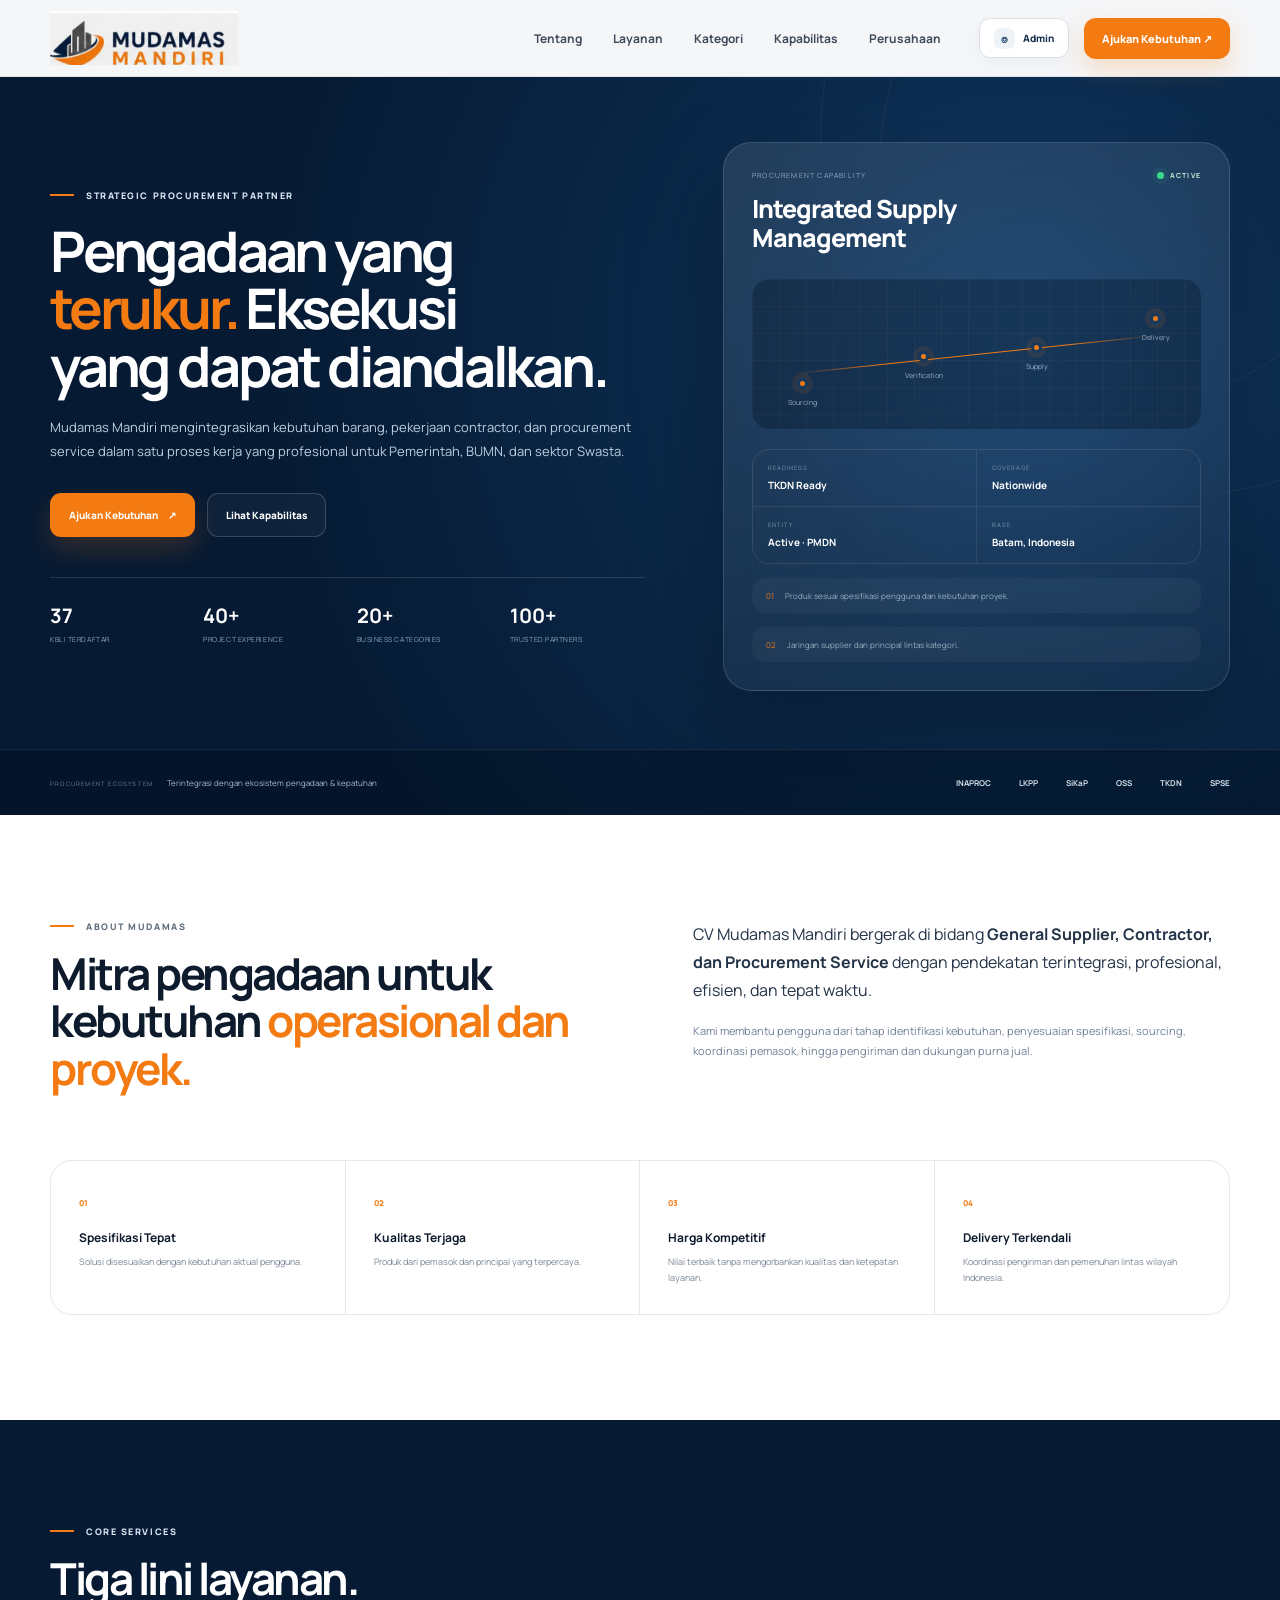
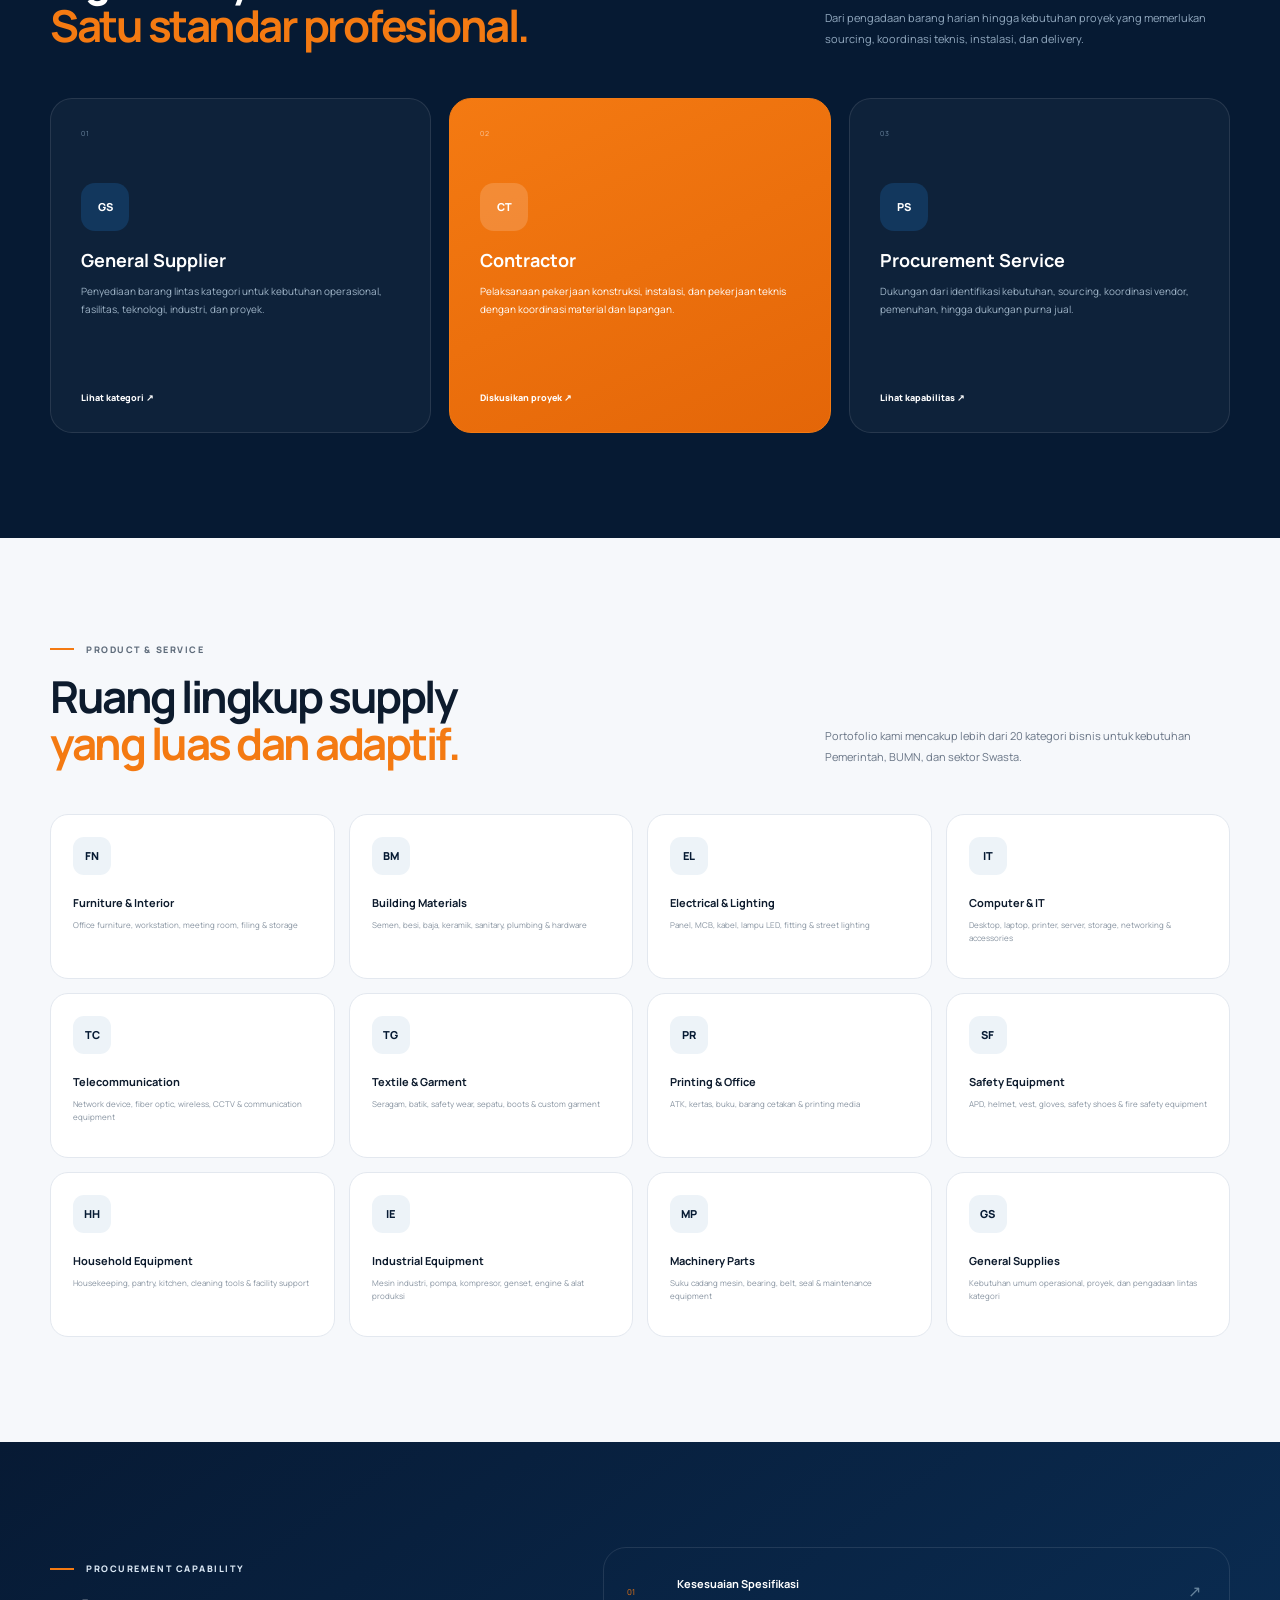
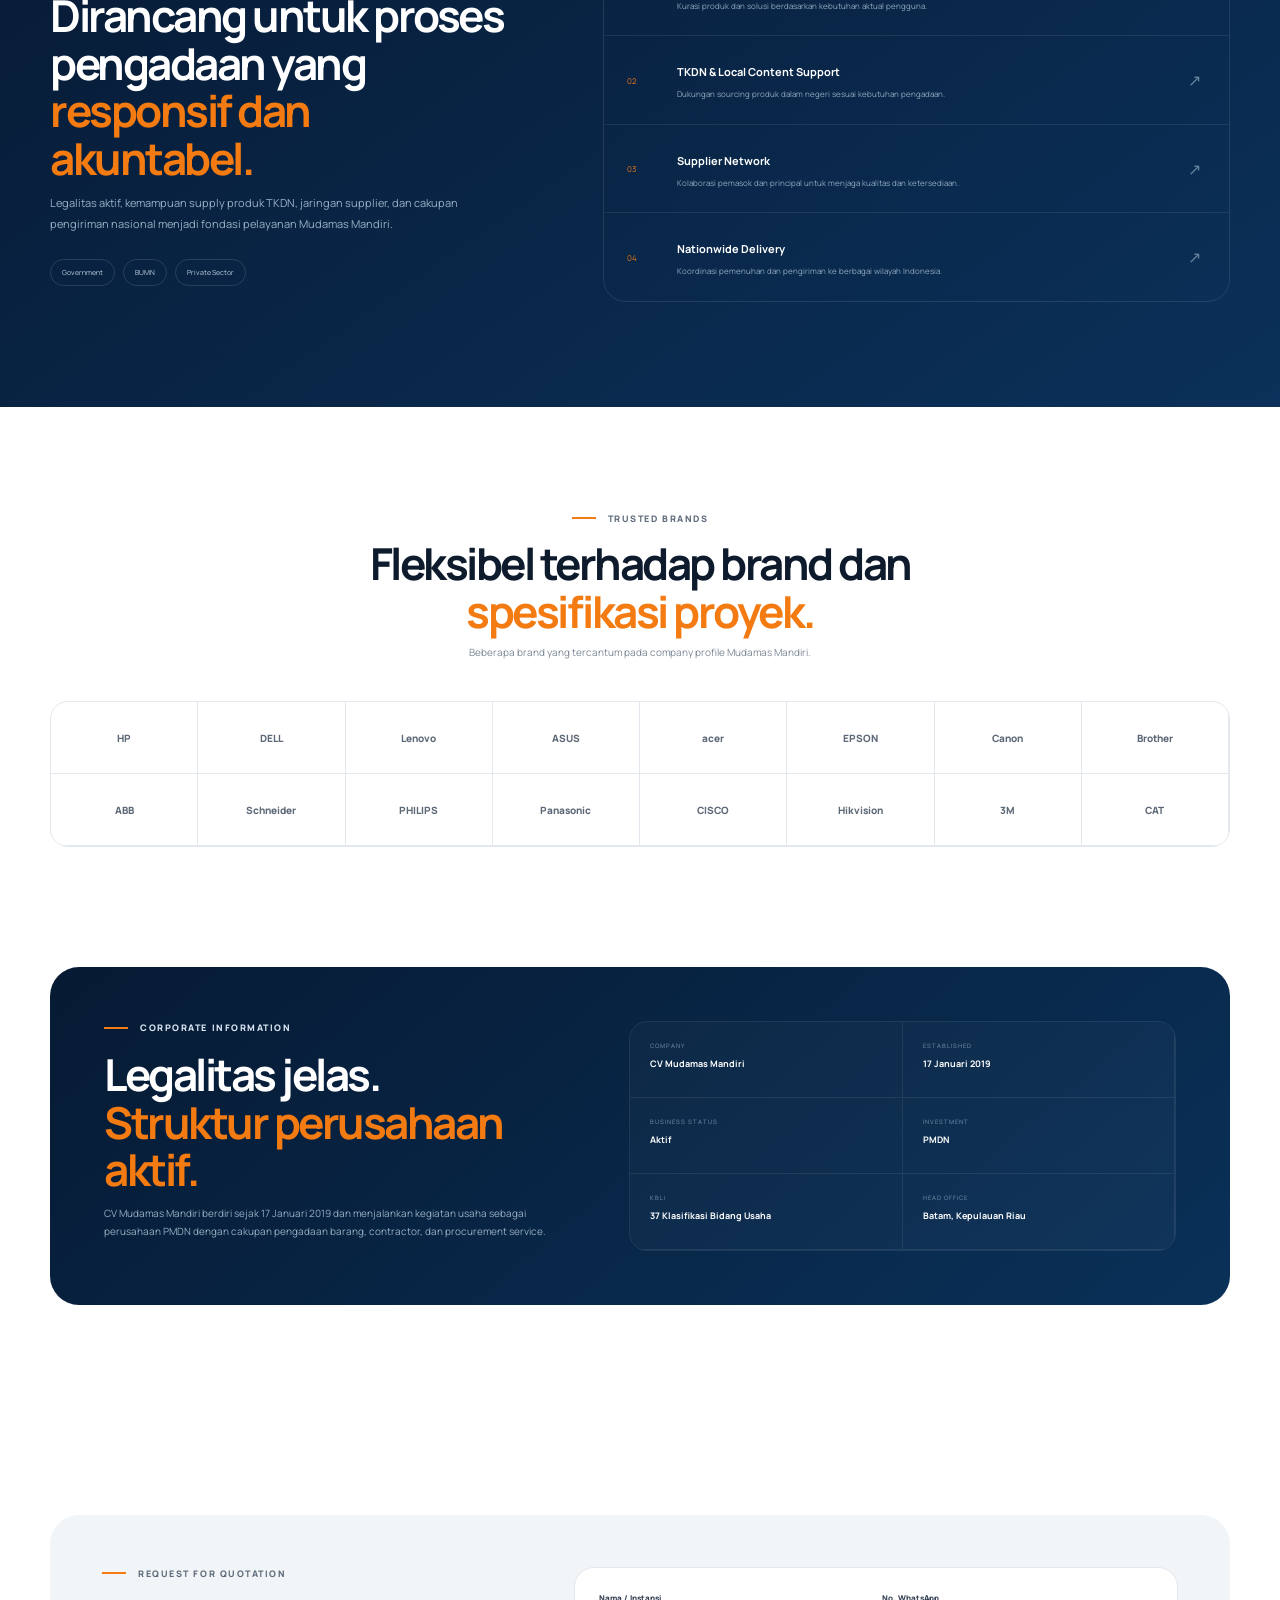
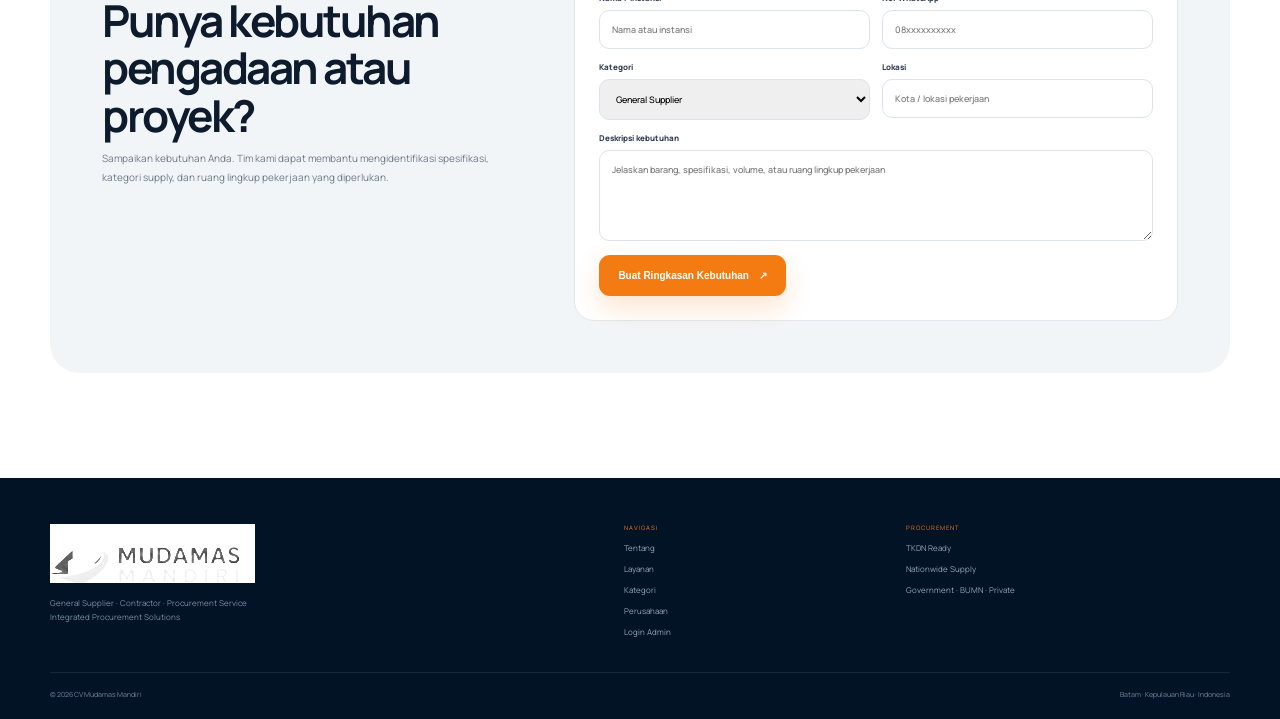
<file: index.html>
<!doctype html>
<html lang="id">
<head>
  <meta charset="utf-8">
  <meta name="viewport" content="width=device-width,initial-scale=1">
  <meta name="theme-color" content="#07182e">
  <title>CV Mudamas Mandiri | Integrated Procurement Solutions</title>
  <meta name="description" content="CV Mudamas Mandiri — General Supplier, Contractor, dan Procurement Service untuk Pemerintah, BUMN, dan sektor Swasta.">
  <link rel="preconnect" href="https://fonts.googleapis.com">
  <link rel="preconnect" href="https://fonts.gstatic.com" crossorigin>
  <link href="https://fonts.googleapis.com/css2?family=Manrope:wght@400;500;600;700;800&display=swap" rel="stylesheet">
  <link rel="stylesheet" href="style.css">
</head>
<body>
<header class="header" id="top">
  <div class="container nav-shell">
    <a class="logo" href="#top"><img src="logo-mudamas.png" alt="Mudamas Mandiri"></a>
    <nav class="nav" id="nav">
      <a href="#about">Tentang</a>
      <a href="#services">Layanan</a>
      <a href="#categories">Kategori</a>
      <a href="#capability">Kapabilitas</a>
      <a href="#company">Perusahaan</a>
      <a class="nav-admin-mobile" href="admin-login.html">Login Admin</a>
    </nav>
    <div class="nav-actions">
      <a class="admin-login-btn" href="admin-login.html" aria-label="Login Admin">
        <span class="admin-lock" aria-hidden="true">⌾</span>
        <span>Admin</span>
      </a>
      <a class="nav-cta" href="#contact">Ajukan Kebutuhan <span>↗</span></a>
    </div>
    <button class="menu" id="menu" aria-label="Menu"><span></span><span></span></button>
  </div>
</header>

<main>
  <section class="hero">
    <div class="hero-orbit one"></div><div class="hero-orbit two"></div>
    <div class="container hero-grid">
      <div class="hero-copy">
        <div class="kicker"><i></i> Strategic Procurement Partner</div>
        <h1>Pengadaan yang<br><span>terukur.</span> Eksekusi<br>yang dapat diandalkan.</h1>
        <p>Mudamas Mandiri mengintegrasikan kebutuhan barang, pekerjaan contractor, dan procurement service dalam satu proses kerja yang profesional untuk Pemerintah, BUMN, dan sektor Swasta.</p>
        <div class="hero-actions">
          <a class="btn primary" href="#contact">Ajukan Kebutuhan <span>↗</span></a>
          <a class="btn secondary" href="#services">Lihat Kapabilitas</a>
        </div>
        <div class="hero-stats">
          <div><strong>37</strong><span>KBLI Terdaftar</span></div>
          <div><strong>40+</strong><span>Project Experience</span></div>
          <div><strong>20+</strong><span>Business Categories</span></div>
          <div><strong>100+</strong><span>Trusted Partners</span></div>
        </div>
      </div>

      <div class="hero-panel" aria-label="Procurement capability overview">
        <div class="panel-top"><span>PROCUREMENT CAPABILITY</span><b><i></i> ACTIVE</b></div>
        <div class="panel-title">Integrated Supply<br>Management</div>
        <div class="panel-route">
          <div class="route-line"></div>
          <div class="route-node n1"><i></i><span>Sourcing</span></div>
          <div class="route-node n2"><i></i><span>Verification</span></div>
          <div class="route-node n3"><i></i><span>Supply</span></div>
          <div class="route-node n4"><i></i><span>Delivery</span></div>
        </div>
        <div class="panel-grid">
          <div><small>READINESS</small><strong>TKDN Ready</strong></div>
          <div><small>COVERAGE</small><strong>Nationwide</strong></div>
          <div><small>ENTITY</small><strong>Active · PMDN</strong></div>
          <div><small>BASE</small><strong>Batam, Indonesia</strong></div>
        </div>
        <div class="panel-note"><span>01</span><p>Produk sesuai spesifikasi pengguna dan kebutuhan proyek.</p></div>
        <div class="panel-note"><span>02</span><p>Jaringan supplier dan principal lintas kategori.</p></div>
      </div>
    </div>
    <div class="ecosystem">
      <div class="container ecosystem-inner">
        <p><span>PROCUREMENT ECOSYSTEM</span> Terintegrasi dengan ekosistem pengadaan & kepatuhan</p>
        <div><b>INAPROC</b><b>LKPP</b><b>SiKaP</b><b>OSS</b><b>TKDN</b><b>SPSE</b></div>
      </div>
    </div>
  </section>

  <section class="section about" id="about">
    <div class="container about-grid">
      <div>
        <div class="kicker dark"><i></i> About Mudamas</div>
        <h2>Mitra pengadaan untuk kebutuhan <span>operasional dan proyek.</span></h2>
      </div>
      <div class="about-copy">
        <p class="lead">CV Mudamas Mandiri bergerak di bidang <b>General Supplier, Contractor, dan Procurement Service</b> dengan pendekatan terintegrasi, profesional, efisien, dan tepat waktu.</p>
        <p>Kami membantu pengguna dari tahap identifikasi kebutuhan, penyesuaian spesifikasi, sourcing, koordinasi pemasok, hingga pengiriman dan dukungan purna jual.</p>
      </div>
    </div>
    <div class="container principles">
      <article><span>01</span><h3>Spesifikasi Tepat</h3><p>Solusi disesuaikan dengan kebutuhan aktual pengguna.</p></article>
      <article><span>02</span><h3>Kualitas Terjaga</h3><p>Produk dari pemasok dan principal yang terpercaya.</p></article>
      <article><span>03</span><h3>Harga Kompetitif</h3><p>Nilai terbaik tanpa mengorbankan kualitas dan ketepatan layanan.</p></article>
      <article><span>04</span><h3>Delivery Terkendali</h3><p>Koordinasi pengiriman dan pemenuhan lintas wilayah Indonesia.</p></article>
    </div>
  </section>

  <section class="section services" id="services">
    <div class="container section-title-row">
      <div><div class="kicker"><i></i> Core Services</div><h2>Tiga lini layanan.<br><span>Satu standar profesional.</span></h2></div>
      <p>Dari pengadaan barang harian hingga kebutuhan proyek yang memerlukan sourcing, koordinasi teknis, instalasi, dan delivery.</p>
    </div>
    <div class="container service-grid">
      <article><div class="num">01</div><div class="service-icon">GS</div><h3>General Supplier</h3><p>Penyediaan barang lintas kategori untuk kebutuhan operasional, fasilitas, teknologi, industri, dan proyek.</p><a href="#categories">Lihat kategori <span>↗</span></a></article>
      <article class="accent"><div class="num">02</div><div class="service-icon">CT</div><h3>Contractor</h3><p>Pelaksanaan pekerjaan konstruksi, instalasi, dan pekerjaan teknis dengan koordinasi material dan lapangan.</p><a href="#contact">Diskusikan proyek <span>↗</span></a></article>
      <article><div class="num">03</div><div class="service-icon">PS</div><h3>Procurement Service</h3><p>Dukungan dari identifikasi kebutuhan, sourcing, koordinasi vendor, pemenuhan, hingga dukungan purna jual.</p><a href="#capability">Lihat kapabilitas <span>↗</span></a></article>
    </div>
  </section>

  <section class="section categories" id="categories">
    <div class="container section-title-row light">
      <div><div class="kicker dark"><i></i> Product & Service</div><h2>Ruang lingkup supply<br><span>yang luas dan adaptif.</span></h2></div>
      <p>Portofolio kami mencakup lebih dari 20 kategori bisnis untuk kebutuhan Pemerintah, BUMN, dan sektor Swasta.</p>
    </div>
    <div class="container category-grid" id="categoryGrid"></div>
  </section>

  <section class="section capability" id="capability">
    <div class="container capability-grid">
      <div class="cap-copy">
        <div class="kicker"><i></i> Procurement Capability</div>
        <h2>Dirancang untuk proses pengadaan yang <span>responsif dan akuntabel.</span></h2>
        <p>Legalitas aktif, kemampuan supply produk TKDN, jaringan supplier, dan cakupan pengiriman nasional menjadi fondasi pelayanan Mudamas Mandiri.</p>
        <div class="sector-tags"><span>Government</span><span>BUMN</span><span>Private Sector</span></div>
      </div>
      <div class="cap-list">
        <div><span>01</span><section><b>Kesesuaian Spesifikasi</b><p>Kurasi produk dan solusi berdasarkan kebutuhan aktual pengguna.</p></section><i>↗</i></div>
        <div><span>02</span><section><b>TKDN & Local Content Support</b><p>Dukungan sourcing produk dalam negeri sesuai kebutuhan pengadaan.</p></section><i>↗</i></div>
        <div><span>03</span><section><b>Supplier Network</b><p>Kolaborasi pemasok dan principal untuk menjaga kualitas dan ketersediaan.</p></section><i>↗</i></div>
        <div><span>04</span><section><b>Nationwide Delivery</b><p>Koordinasi pemenuhan dan pengiriman ke berbagai wilayah Indonesia.</p></section><i>↗</i></div>
      </div>
    </div>
  </section>

  <section class="section brands">
    <div class="container brand-intro">
      <div class="kicker dark"><i></i> Trusted Brands</div>
      <h2>Fleksibel terhadap brand dan <span>spesifikasi proyek.</span></h2>
      <p>Beberapa brand yang tercantum pada company profile Mudamas Mandiri.</p>
    </div>
    <div class="container brand-grid">
      <span>HP</span><span>DELL</span><span>Lenovo</span><span>ASUS</span><span>acer</span><span>EPSON</span><span>Canon</span><span>Brother</span>
      <span>ABB</span><span>Schneider</span><span>PHILIPS</span><span>Panasonic</span><span>CISCO</span><span>Hikvision</span><span>3M</span><span>CAT</span>
    </div>
  </section>

  <section class="section company" id="company">
    <div class="container company-box">
      <div>
        <div class="kicker"><i></i> Corporate Information</div>
        <h2>Legalitas jelas.<br><span>Struktur perusahaan aktif.</span></h2>
        <p>CV Mudamas Mandiri berdiri sejak 17 Januari 2019 dan menjalankan kegiatan usaha sebagai perusahaan PMDN dengan cakupan pengadaan barang, contractor, dan procurement service.</p>
      </div>
      <div class="facts">
        <div><small>COMPANY</small><b>CV Mudamas Mandiri</b></div>
        <div><small>ESTABLISHED</small><b>17 Januari 2019</b></div>
        <div><small>BUSINESS STATUS</small><b>Aktif</b></div>
        <div><small>INVESTMENT</small><b>PMDN</b></div>
        <div><small>KBLI</small><b>37 Klasifikasi Bidang Usaha</b></div>
        <div><small>HEAD OFFICE</small><b>Batam, Kepulauan Riau</b></div>
      </div>
    </div>
  </section>

  <section class="section contact" id="contact">
    <div class="container contact-grid">
      <div>
        <div class="kicker dark"><i></i> Request for Quotation</div>
        <h2>Punya kebutuhan pengadaan atau proyek?</h2>
        <p>Sampaikan kebutuhan Anda. Tim kami dapat membantu mengidentifikasi spesifikasi, kategori supply, dan ruang lingkup pekerjaan yang diperlukan.</p>
      </div>
      <form id="rfqForm">
        <div class="fields"><label>Nama / Instansi<input name="nama" required placeholder="Nama atau instansi"></label><label>No. WhatsApp<input name="wa" required placeholder="08xxxxxxxxxx"></label></div>
        <div class="fields"><label>Kategori<select name="kategori"><option>General Supplier</option><option>Contractor</option><option>Procurement Service</option></select></label><label>Lokasi<input name="lokasi" placeholder="Kota / lokasi pekerjaan"></label></div>
        <label>Deskripsi kebutuhan<textarea name="kebutuhan" rows="5" required placeholder="Jelaskan barang, spesifikasi, volume, atau ruang lingkup pekerjaan"></textarea></label>
        <button class="btn primary" type="submit">Buat Ringkasan Kebutuhan <span>↗</span></button>
        <div id="rfqResult" class="rfq-result" hidden></div>
      </form>
    </div>
  </section>
</main>

<footer>
  <div class="container footer-grid">
    <div class="footer-brand"><img src="logo-mudamas.png" alt="Mudamas Mandiri"><p>General Supplier · Contractor · Procurement Service<br>Integrated Procurement Solutions</p></div>
    <div><small>NAVIGASI</small><a href="#about">Tentang</a><a href="#services">Layanan</a><a href="#categories">Kategori</a><a href="#company">Perusahaan</a><a href="admin-login.html">Login Admin</a></div>
    <div><small>PROCUREMENT</small><span>TKDN Ready</span><span>Nationwide Supply</span><span>Government · BUMN · Private</span></div>
  </div>
  <div class="container footer-bottom"><span>© 2026 CV Mudamas Mandiri</span><span>Batam · Kepulauan Riau · Indonesia</span></div>
</footer>
<script src="app.js"></script>
</body>
</html>
</file>
<file: style.css>
:root{--navy:#061a33;--navy2:#0a2d55;--orange:#f47a12;--ink:#0d1b2d;--muted:#667085;--line:#e3e8ef;--bg:#f6f8fb;--white:#fff}*{box-sizing:border-box}html{scroll-behavior:smooth}body{margin:0;font-family:Manrope,Arial,sans-serif;color:var(--ink);background:#fff}a{text-decoration:none;color:inherit}.container{width:min(1180px,calc(100% - 48px));margin:auto}.header{position:fixed;inset:0 0 auto;z-index:50;background:rgba(255,255,255,.96);border-bottom:1px solid rgba(13,27,45,.08);backdrop-filter:blur(16px)}.nav-shell{height:76px;display:flex;align-items:center;gap:34px}.logo img{display:block;width:188px}.nav{margin-left:auto;display:flex;gap:31px;align-items:center}.nav a{font-size:12px;font-weight:700;color:#3e4a59}.nav a:hover{color:var(--orange)}.nav-cta{margin-left:5px;background:var(--orange);color:#fff;border-radius:12px;padding:13px 18px;font-size:11px;font-weight:800;box-shadow:0 10px 24px rgba(244,122,18,.22)}.menu{display:none;margin-left:auto;border:0;background:none;width:42px;height:42px}.menu span{display:block;width:23px;height:2px;background:var(--navy);margin:6px auto}.hero{position:relative;padding-top:76px;background:radial-gradient(circle at 80% 42%,#123d6a 0,#0b2a4c 28%,#061a33 68%);color:#fff;overflow:hidden}.hero-orbit{position:absolute;border:1px solid rgba(255,255,255,.055);border-radius:50%}.hero-orbit.one{width:720px;height:720px;right:-260px;top:-225px}.hero-orbit.two{width:500px;height:500px;right:-100px;top:-95px}.hero-grid{min-height:605px;display:grid;grid-template-columns:1.08fr .92fr;gap:78px;align-items:center;padding:66px 0 58px}.kicker{display:flex;align-items:center;gap:12px;font-size:9px;font-weight:800;text-transform:uppercase;letter-spacing:1.55px;color:#dbe8f5}.kicker i{width:24px;height:2px;background:var(--orange);display:block}.kicker.dark{color:#5f6c7b}.hero h1{font-size:56px;line-height:1.03;letter-spacing:-3.2px;margin:20px 0 20px;max-width:660px}.hero h1 span,.section h2 span{color:var(--orange)}.hero-copy>p{max-width:650px;color:#bed0e1;font-size:13px;line-height:1.85;margin:0}.hero-actions{display:flex;gap:12px;margin-top:30px}.btn{display:inline-flex;align-items:center;justify-content:center;gap:10px;border-radius:11px;padding:14px 18px;font-size:10px;font-weight:800;border:1px solid transparent;cursor:pointer}.btn.primary{background:var(--orange);color:#fff;box-shadow:0 12px 28px rgba(244,122,18,.20)}.btn.secondary{border-color:rgba(255,255,255,.17);color:#fff;background:rgba(255,255,255,.04)}.hero-stats{margin-top:40px;padding-top:24px;border-top:1px solid rgba(255,255,255,.12);display:grid;grid-template-columns:repeat(4,1fr);gap:18px}.hero-stats strong,.hero-stats span{display:block}.hero-stats strong{font-size:20px}.hero-stats span{font-size:7px;color:#89a6c0;text-transform:uppercase;letter-spacing:.55px;margin-top:6px}.hero-panel{position:relative;background:linear-gradient(155deg,rgba(255,255,255,.10),rgba(255,255,255,.035));border:1px solid rgba(255,255,255,.14);border-radius:28px;padding:28px;box-shadow:0 40px 100px rgba(0,0,0,.24);backdrop-filter:blur(16px)}.panel-top{display:flex;justify-content:space-between;align-items:center;font-size:7px;letter-spacing:1.2px;color:#91aac1}.panel-top b{display:flex;align-items:center;gap:6px;font-size:7px;color:#c6f2d7}.panel-top b i{width:7px;height:7px;border-radius:50%;background:#39d98a;box-shadow:0 0 0 5px rgba(57,217,138,.08)}.panel-title{font-size:25px;line-height:1.15;font-weight:800;letter-spacing:-1px;margin-top:15px}.panel-route{height:150px;margin:26px 0 20px;position:relative;border-radius:18px;background:linear-gradient(rgba(255,255,255,.028) 1px,transparent 1px),linear-gradient(90deg,rgba(255,255,255,.028) 1px,transparent 1px),rgba(2,17,34,.32);background-size:27px 27px}.route-line{position:absolute;height:1px;background:linear-gradient(90deg,transparent,#f47a12,#f47a12,#f47a12,transparent);left:9%;right:9%;top:50%;transform:rotate(-6deg);transform-origin:center}.route-node{position:absolute;text-align:center}.route-node i{display:block;width:11px;height:11px;border-radius:50%;background:var(--orange);border:3px solid #16395f;box-shadow:0 0 0 5px rgba(244,122,18,.10);margin:auto}.route-node span{display:block;font-size:7px;color:#9bb1c6;margin-top:9px}.n1{left:8%;top:66%}.n2{left:34%;top:48%}.n3{left:61%;top:42%}.n4{right:7%;top:23%}.panel-grid{display:grid;grid-template-columns:1fr 1fr;border:1px solid rgba(255,255,255,.10);border-radius:17px;overflow:hidden}.panel-grid div{padding:14px 15px;border-bottom:1px solid rgba(255,255,255,.08);border-right:1px solid rgba(255,255,255,.08)}.panel-grid div:nth-child(2n){border-right:0}.panel-grid div:nth-child(n+3){border-bottom:0}.panel-grid small,.panel-grid strong{display:block}.panel-grid small{font-size:6px;color:#7896b0;letter-spacing:1px}.panel-grid strong{font-size:10px;margin-top:6px}.panel-note{display:flex;gap:11px;align-items:center;margin-top:14px;padding:12px 14px;border-radius:13px;background:rgba(255,255,255,.035)}.panel-note span{font-size:8px;color:var(--orange)}.panel-note p{font-size:8px;color:#9cb1c4;margin:0}.ecosystem{border-top:1px solid rgba(255,255,255,.08);background:rgba(2,15,30,.38)}.ecosystem-inner{min-height:65px;display:flex;align-items:center;justify-content:space-between;gap:30px}.ecosystem p{font-size:8px;color:#a6bacd}.ecosystem p span{font-size:6px;color:#64839f;letter-spacing:1.2px;margin-right:12px}.ecosystem-inner>div{display:flex;gap:28px;align-items:center}.ecosystem b{font-size:8px;color:#dce7f2}.section{padding:105px 0}.about{background:#fff}.about-grid{display:grid;grid-template-columns:1fr 1fr;gap:105px;align-items:start}.section h2{font-size:44px;line-height:1.08;letter-spacing:-2.5px;margin:17px 0 0}.about-copy .lead{font-size:16px;line-height:1.75;margin:0;color:#233347}.about-copy>p:not(.lead){font-size:11px;line-height:1.9;color:#718096;margin-top:17px}.principles{display:grid;grid-template-columns:repeat(4,1fr);margin-top:68px;border:1px solid var(--line);border-radius:22px;overflow:hidden}.principles article{padding:28px;border-right:1px solid var(--line)}.principles article:last-child{border-right:0}.principles span{font-size:8px;color:var(--orange);font-weight:800}.principles h3{font-size:12px;margin:18px 0 8px}.principles p{font-size:9px;line-height:1.75;color:#7b8795;margin:0}.services{background:var(--navy);color:#fff}.section-title-row{display:grid;grid-template-columns:1.25fr .75fr;gap:100px;align-items:end}.section-title-row>p{font-size:11px;line-height:1.9;color:#93aac0;margin:0}.services h2{color:#fff}.service-grid{display:grid;grid-template-columns:repeat(3,1fr);gap:18px;margin-top:48px}.service-grid article{position:relative;min-height:335px;padding:30px;border:1px solid rgba(255,255,255,.1);border-radius:22px;background:rgba(255,255,255,.035)}.service-grid article.accent{background:linear-gradient(155deg,#f47a12,#e46608);border-color:#f47a12}.num{font-size:7px;letter-spacing:1px;color:#6f8aa3}.accent .num{color:rgba(255,255,255,.6)}.service-icon{width:48px;height:48px;border-radius:14px;display:grid;place-items:center;background:#12375d;margin-top:45px;font-size:11px;font-weight:800}.accent .service-icon{background:rgba(255,255,255,.16)}.service-grid h3{font-size:18px;margin:17px 0 10px}.service-grid p{font-size:10px;line-height:1.8;color:#9fb4c7}.accent p{color:#fff}.service-grid a{position:absolute;bottom:28px;font-size:9px;font-weight:800}.categories{background:var(--bg)}.section-title-row.light>p{color:#697586}.category-grid{display:grid;grid-template-columns:repeat(4,1fr);gap:14px;margin-top:46px}.category{background:#fff;border:1px solid var(--line);border-radius:18px;padding:22px;min-height:165px;transition:.2s}.category:hover{transform:translateY(-3px);box-shadow:0 18px 45px rgba(6,26,51,.08)}.category .ico{width:38px;height:38px;border-radius:11px;background:#edf3f8;display:grid;place-items:center;font-size:11px;font-weight:800;color:var(--navy)}.category b{display:block;font-size:11px;margin-top:20px}.category small{display:block;font-size:8px;line-height:1.65;color:#8793a0;margin-top:8px}.capability{background:linear-gradient(145deg,#071a34,#0b315a);color:#fff}.capability-grid{display:grid;grid-template-columns:.85fr 1.15fr;gap:90px;align-items:center}.cap-copy h2{color:#fff}.cap-copy>p{font-size:11px;line-height:1.9;color:#9ab1c5}.sector-tags{display:flex;gap:8px;margin-top:24px;flex-wrap:wrap}.sector-tags span{padding:8px 11px;border-radius:999px;border:1px solid rgba(255,255,255,.13);font-size:7px;color:#bdd0e0}.cap-list{border:1px solid rgba(255,255,255,.1);border-radius:23px;overflow:hidden}.cap-list>div{display:grid;grid-template-columns:38px 1fr 18px;gap:12px;align-items:center;padding:23px;border-bottom:1px solid rgba(255,255,255,.08)}.cap-list>div:last-child{border-bottom:0}.cap-list>div>span{font-size:8px;color:var(--orange)}.cap-list b{font-size:11px}.cap-list p{font-size:8px;color:#91a9be;line-height:1.7;margin:6px 0 0}.cap-list i{font-style:normal;color:#66839c}.brands{background:#fff}.brand-intro{text-align:center;max-width:720px}.brand-intro .kicker{justify-content:center}.brand-intro h2{margin-top:15px}.brand-intro p{font-size:10px;color:#7c8895}.brand-grid{display:grid;grid-template-columns:repeat(8,1fr);margin-top:42px;border:1px solid var(--line);border-radius:18px;overflow:hidden}.brand-grid span{min-height:72px;display:grid;place-items:center;border-right:1px solid var(--line);border-bottom:1px solid var(--line);font-size:10px;font-weight:800;color:#5e6977}.company{padding-top:15px}.company-box{border-radius:29px;background:linear-gradient(140deg,#061a33,#0a3159);color:#fff;padding:54px;display:grid;grid-template-columns:.9fr 1.1fr;gap:78px}.company-box h2{color:#fff}.company-box>div>p{font-size:10px;line-height:1.85;color:#97adc1}.facts{display:grid;grid-template-columns:1fr 1fr;border:1px solid rgba(255,255,255,.09);border-radius:18px;overflow:hidden}.facts div{padding:20px;background:rgba(255,255,255,.025);border-right:1px solid rgba(255,255,255,.08);border-bottom:1px solid rgba(255,255,255,.08)}.facts small,.facts b{display:block}.facts small{font-size:6px;color:#7895ad;letter-spacing:1px}.facts b{font-size:9px;margin-top:7px}.contact{background:#fff}.contact-grid{background:#f2f5f8;border-radius:29px;padding:52px;display:grid;grid-template-columns:.8fr 1.2fr;gap:70px}.contact-grid>div>p{font-size:10px;line-height:1.85;color:#6e7a88}.contact form{background:#fff;border:1px solid var(--line);border-radius:20px;padding:24px}.fields{display:grid;grid-template-columns:1fr 1fr;gap:12px}label{display:block;font-size:8px;font-weight:800;color:#344054;margin-bottom:12px}input,select,textarea{width:100%;margin-top:7px;border:1px solid #dce3ea;border-radius:10px;padding:12px;font:500 9px Manrope;outline:none}input:focus,select:focus,textarea:focus{border-color:var(--orange);box-shadow:0 0 0 3px rgba(244,122,18,.08)}.rfq-result{margin-top:14px;padding:14px;border-radius:12px;background:#f7f9fb;font-size:9px;line-height:1.65;white-space:pre-wrap}footer{background:#031326;color:#fff;padding:46px 0 20px}.footer-grid{display:grid;grid-template-columns:1.6fr .7fr 1fr;gap:55px}.footer-brand img{width:205px;filter:brightness(4) grayscale(1)}.footer-brand p{font-size:8px;line-height:1.75;color:#7990a6}.footer-grid>div:not(.footer-brand){display:flex;flex-direction:column;gap:10px}.footer-grid small{font-size:6px;color:var(--orange);letter-spacing:1px}.footer-grid a,.footer-grid span{font-size:8px;color:#93a6b8}.footer-bottom{display:flex;justify-content:space-between;border-top:1px solid rgba(255,255,255,.08);margin-top:35px;padding-top:17px;font-size:7px;color:#6f879d}
@media(max-width:980px){.nav,.nav-cta{display:none}.menu{display:block}.nav.open{display:flex;position:absolute;top:76px;left:24px;right:24px;background:#fff;border:1px solid var(--line);border-radius:16px;padding:14px;flex-direction:column;align-items:stretch;box-shadow:0 22px 55px rgba(6,26,51,.14)}.hero-grid,.about-grid,.capability-grid,.company-box,.contact-grid{grid-template-columns:1fr}.hero-grid{gap:45px}.hero-panel{max-width:700px}.section-title-row{grid-template-columns:1fr;gap:18px}.principles,.service-grid{grid-template-columns:1fr 1fr}.service-grid article:last-child{grid-column:1/-1}.category-grid{grid-template-columns:repeat(2,1fr)}.brand-grid{grid-template-columns:repeat(4,1fr)}.footer-grid{grid-template-columns:1fr 1fr}.footer-brand{grid-column:1/-1}}
@media(max-width:620px){.container{width:min(100% - 28px,1180px)}.nav-shell{height:66px}.logo img{width:162px}.hero{padding-top:66px}.hero-grid{padding:44px 0 36px;min-height:auto}.hero h1{font-size:39px;letter-spacing:-2.2px}.hero-copy>p{font-size:11px}.hero-stats{grid-template-columns:1fr 1fr}.hero-panel{padding:20px}.panel-route{height:126px}.ecosystem-inner{align-items:flex-start;flex-direction:column;padding:18px 0}.ecosystem-inner>div{gap:18px;flex-wrap:wrap}.section{padding:76px 0}.section h2{font-size:35px;letter-spacing:-1.9px}.about-grid,.capability-grid{gap:40px}.principles,.service-grid,.category-grid{grid-template-columns:1fr}.principles article{border-right:0;border-bottom:1px solid var(--line)}.service-grid article:last-child{grid-column:auto}.brand-grid{grid-template-columns:repeat(2,1fr)}.company-box,.contact-grid{padding:27px 18px;border-radius:22px;gap:35px}.facts,.fields{grid-template-columns:1fr}.footer-grid{grid-template-columns:1fr}.footer-brand{grid-column:auto}.footer-bottom{flex-direction:column;gap:8px}}

/* ===== Admin access entry ===== */
.nav-actions{display:flex;align-items:center;gap:10px;margin-left:4px}
.admin-login-btn{height:40px;display:inline-flex;align-items:center;gap:8px;padding:0 14px;border:1px solid #d9e0e8;border-radius:11px;background:#fff;color:#17304d;font-size:10px;font-weight:800;transition:.2s ease;box-shadow:0 5px 18px rgba(6,26,51,.04)}
.admin-login-btn:hover{border-color:#b8c5d3;background:#f8fafc;transform:translateY(-1px)}
.admin-lock{width:21px;height:21px;border-radius:7px;display:grid;place-items:center;background:#eef3f8;color:#183b61;font-size:11px;line-height:1}
.nav-admin-mobile{display:none!important}

/* ===== Admin login page ===== */
.admin-page{min-height:100vh;background:linear-gradient(135deg,#04152a 0%,#072747 48%,#0b355f 100%);color:#fff;display:grid;grid-template-rows:auto 1fr auto;position:relative;overflow:hidden}
.admin-page:before,.admin-page:after{content:"";position:fixed;border:1px solid rgba(255,255,255,.05);border-radius:50%;pointer-events:none}
.admin-page:before{width:720px;height:720px;right:-260px;top:-260px}.admin-page:after{width:470px;height:470px;left:-250px;bottom:-280px}
.admin-login-header{height:78px;display:flex;align-items:center;border-bottom:1px solid rgba(255,255,255,.08);position:relative;z-index:2}
.admin-login-header .container{display:flex;align-items:center;justify-content:space-between}
.admin-login-header img{width:185px;background:#fff;border-radius:8px;padding:3px 8px}
.admin-back{font-size:10px;font-weight:700;color:#c8d7e6;display:inline-flex;align-items:center;gap:8px;padding:10px 13px;border:1px solid rgba(255,255,255,.12);border-radius:10px;background:rgba(255,255,255,.04)}
.admin-back:hover{background:rgba(255,255,255,.08);color:#fff}
.admin-login-main{display:grid;place-items:center;padding:54px 0 70px;position:relative;z-index:2}
.admin-login-shell{width:min(1040px,calc(100% - 40px));display:grid;grid-template-columns:1.05fr .95fr;border:1px solid rgba(255,255,255,.12);border-radius:28px;overflow:hidden;box-shadow:0 35px 90px rgba(0,0,0,.28);background:rgba(255,255,255,.04);backdrop-filter:blur(15px)}
.admin-login-intro{padding:58px 54px;background:linear-gradient(145deg,rgba(255,255,255,.045),rgba(255,255,255,.015))}
.admin-login-intro .admin-eyebrow{font-size:8px;letter-spacing:1.6px;font-weight:800;color:#9fb5ca;text-transform:uppercase;display:flex;align-items:center;gap:10px}.admin-login-intro .admin-eyebrow:before{content:"";width:24px;height:2px;background:#f47a12}
.admin-login-intro h1{font-size:40px;line-height:1.08;letter-spacing:-2.2px;margin:19px 0 17px}.admin-login-intro h1 span{color:#f47a12}
.admin-login-intro>p{font-size:11px;line-height:1.9;color:#a8bfd2;max-width:470px}
.admin-modules{display:grid;grid-template-columns:1fr 1fr;gap:12px;margin-top:35px}
.admin-module{padding:18px;border:1px solid rgba(255,255,255,.09);border-radius:16px;background:rgba(255,255,255,.035)}
.admin-module .module-icon{width:34px;height:34px;border-radius:10px;display:grid;place-items:center;background:rgba(244,122,18,.13);color:#ff9b45;font-size:12px;font-weight:800}
.admin-module b{display:block;font-size:10px;margin-top:13px}.admin-module span{display:block;font-size:8px;line-height:1.65;color:#8da6bc;margin-top:6px}
.admin-login-card{background:#fff;color:#13243a;padding:54px 46px;display:flex;flex-direction:column;justify-content:center}
.admin-login-card .mini-label{font-size:7px;letter-spacing:1.4px;font-weight:800;color:#f47a12;text-transform:uppercase}
.admin-login-card h2{font-size:28px;letter-spacing:-1.3px;margin:10px 0 7px}.admin-login-card>p{font-size:9px;line-height:1.7;color:#7b8795;margin:0 0 27px}
.admin-form label{font-size:8px;font-weight:800;color:#344054;margin-bottom:14px}.admin-form input{font-size:10px;padding:13px 14px;background:#fbfcfd}
.password-wrap{position:relative}.password-wrap input{padding-right:46px}.toggle-password{position:absolute;right:8px;top:50%;transform:translateY(-25%);width:32px;height:30px;border:0;background:#eef3f7;border-radius:8px;cursor:pointer;color:#48617a;font-size:12px}
.admin-form-row{display:flex;align-items:center;justify-content:space-between;margin:2px 0 20px}.admin-remember{display:flex!important;align-items:center;gap:7px;font-size:8px!important;font-weight:600!important;color:#687587!important;margin:0!important}.admin-remember input{width:auto;margin:0}.forgot-link{font-size:8px;font-weight:700;color:#f47a12}
.admin-submit{width:100%;border:0;border-radius:11px;background:#f47a12;color:white;padding:14px 18px;font:800 10px Manrope;cursor:pointer;box-shadow:0 12px 30px rgba(244,122,18,.22)}
.admin-security{display:flex;gap:9px;align-items:flex-start;margin-top:20px;padding-top:18px;border-top:1px solid #edf0f3;color:#7d8996}.admin-security strong{display:block;font-size:8px;color:#4a5969}.admin-security span{font-size:7px;line-height:1.6;display:block;margin-top:3px}.security-dot{width:22px;height:22px;border-radius:7px;background:#eff7f2;display:grid;place-items:center;color:#2e9c62;font-size:10px;flex:0 0 auto}
.admin-login-status{margin-top:15px;padding:11px 12px;border-radius:10px;background:#fff7ef;color:#93500f;border:1px solid #ffe0bd;font-size:8px;line-height:1.55;display:none}.admin-login-status.show{display:block}
.admin-login-footer{position:relative;z-index:2;padding:0 0 24px;text-align:center;font-size:7px;color:#7390aa}

@media(max-width:980px){.nav-actions{margin-left:auto}.admin-login-btn,.nav-cta{display:none}.nav-admin-mobile{display:flex!important;color:#17304d!important;background:#f3f6f9;border-radius:10px;padding:11px 12px;margin-top:4px}.admin-login-shell{grid-template-columns:1fr}.admin-login-intro{padding:40px}.admin-login-card{padding:40px}}
@media(max-width:620px){.admin-login-header{height:66px}.admin-login-header img{width:155px}.admin-login-main{padding:28px 0 44px}.admin-login-shell{width:min(100% - 24px,1040px);border-radius:21px}.admin-login-intro,.admin-login-card{padding:28px 22px}.admin-login-intro h1{font-size:31px;letter-spacing:-1.7px}.admin-modules{grid-template-columns:1fr}.admin-login-card h2{font-size:24px}.admin-back span{display:none}}
</file>
